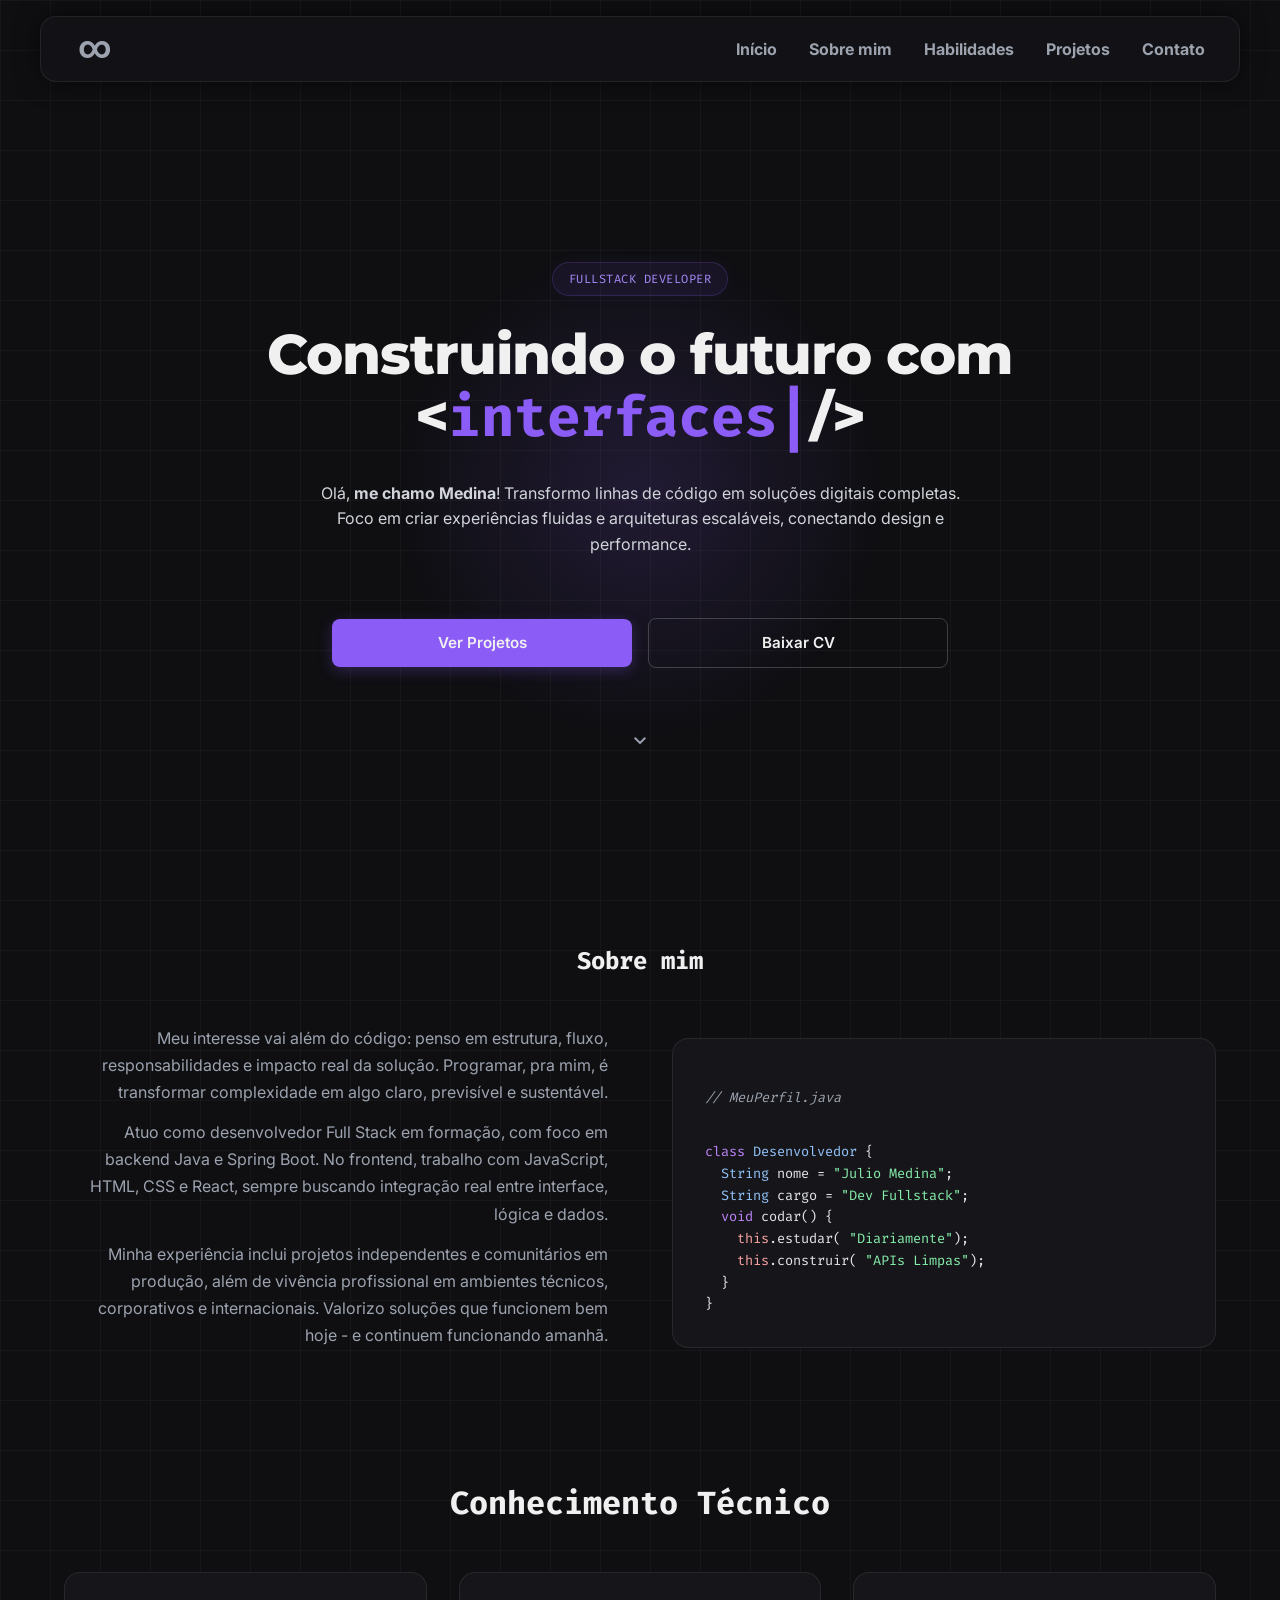
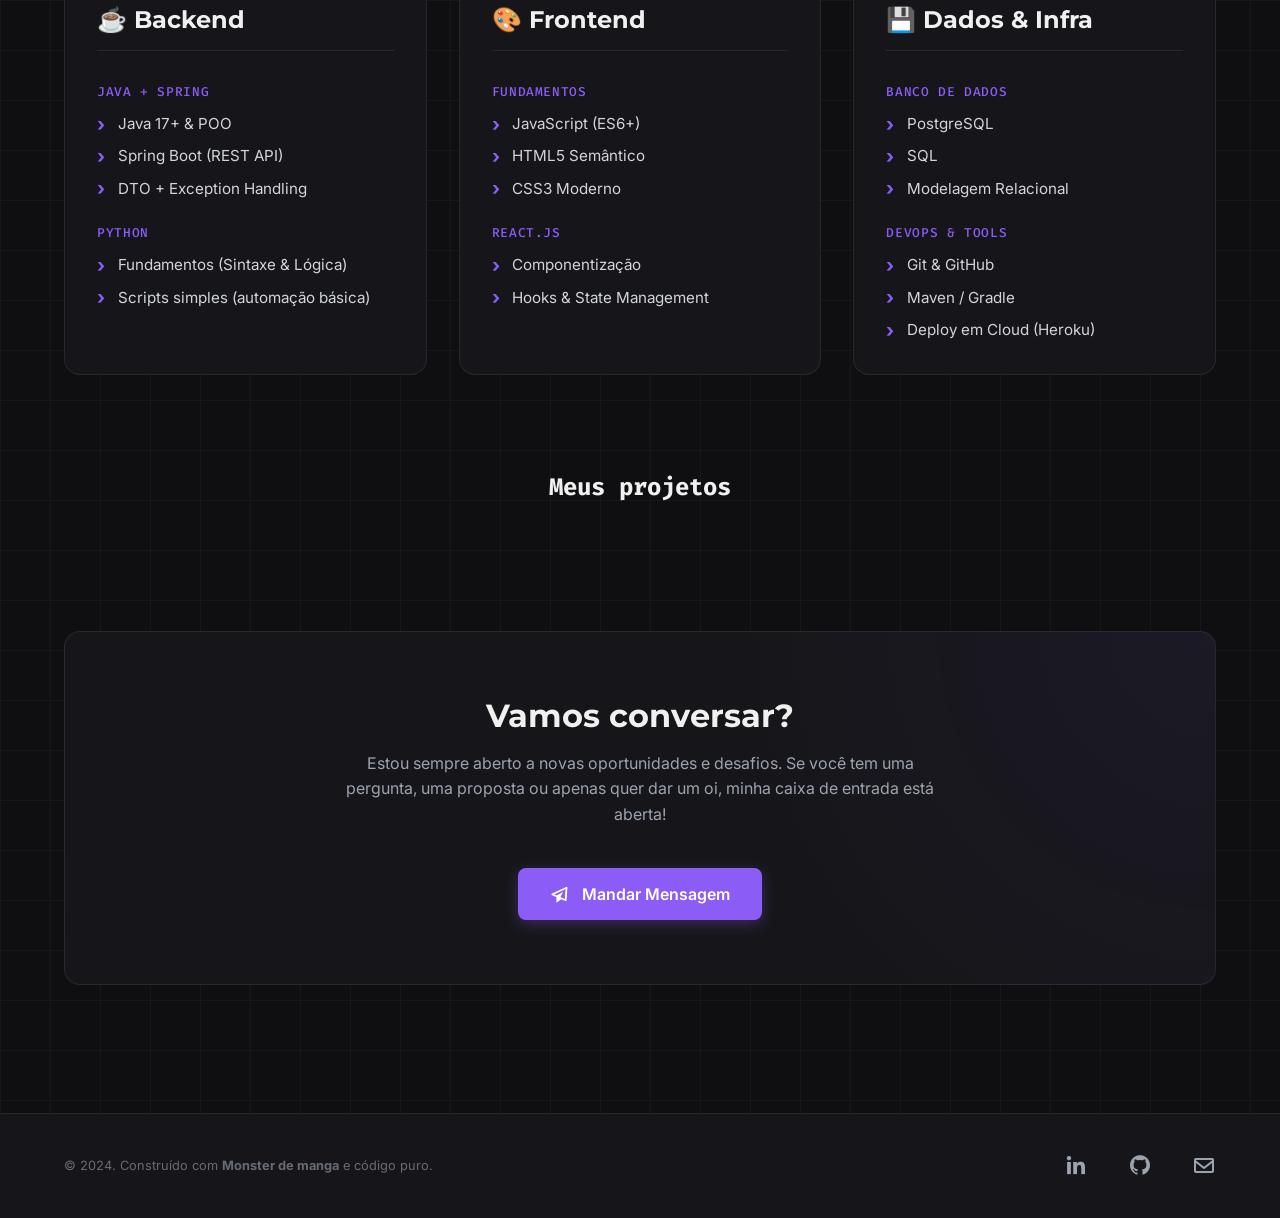
<file: index.html>
<!DOCTYPE html>
<html lang="pt-br">
<head>
    <meta charset="UTF-8">
    <meta name="viewport" content="width=device-width, initial-scale=1.0">
    <link rel="stylesheet" href="style.css">
    <link rel="stylesheet" href="https://fonts.googleapis.com/css2?family=Material+Symbols+Outlined:opsz,wght,FILL,GRAD@20..48,100..700,0..1,-50..200" />
    <link href='https://unpkg.com/boxicons@2.1.4/css/boxicons.min.css' rel='stylesheet'>
    <title>Medina - Portfolio</title>

    <!-- Favicons -->
    <link rel="apple-touch-icon" sizes="57x57" href="/apple-icon-57x57.png">
    <link rel="apple-touch-icon" sizes="60x60" href="/apple-icon-60x60.png">
    <link rel="apple-touch-icon" sizes="72x72" href="/apple-icon-72x72.png">
    <link rel="apple-touch-icon" sizes="76x76" href="/apple-icon-76x76.png">
    <link rel="apple-touch-icon" sizes="114x114" href="/apple-icon-114x114.png">
    <link rel="apple-touch-icon" sizes="120x120" href="/apple-icon-120x120.png">
    <link rel="apple-touch-icon" sizes="144x144" href="/apple-icon-144x144.png">
    <link rel="apple-touch-icon" sizes="152x152" href="/apple-icon-152x152.png">
    <link rel="apple-touch-icon" sizes="180x180" href="/apple-icon-180x180.png">
    <link rel="icon" type="image/png" sizes="192x192"  href="/android-icon-192x192.png">
    <link rel="icon" type="image/png" sizes="32x32" href="/favicon-32x32.png">
    <link rel="icon" type="image/png" sizes="96x96" href="/favicon-96x96.png">
    <link rel="icon" type="image/png" sizes="16x16" href="/favicon-16x16.png">
    <link rel="manifest" href="/manifest.json">
    <meta name="msapplication-TileColor" content="#ffffff">
    <meta name="msapplication-TileImage" content="/ms-icon-144x144.png">
    <meta name="theme-color" content="#ffffff">
</head>
<body>
    <!-- Header + menu -->

    <header class="header">
        <nav class="nav-menu">
            <div class="nav-bar">
                <!-- a barra do menu-->

                <a href="https://github.com/Developer-Medina" target="_/blank" class="nav-logo">&infin;</a>

                <button class="menu-button" onclick="openMenu()">
                    <span class="line line-top"></span>
                    <span class="line line-mid"></span>
                    <span class="line line-bot"></span>
                </button>

            </div>

            <div class="nav-panel">
                <!-- criando uma classe para o pading já existir, mas nao precisarmos animar ele pra lascar com o alinhamento-->
                <div class="nav-content-padding">
                    <!-- o menu suspenso em si -->
                    <ul class="nav-list">
                        <li class="menu-item"><a href="#hero-section">Início</a></li>
                        <li class="menu-item"><a href="#boutme">Sobre mim</a></li>
                        <li class="menu-item"><a href="#skill-section">Habilidades</a></li>
                        <li class="menu-item"><a href="#projects">Projetos</a></li>
                        <li class="menu-item"><a href="#contact">Contato</a></li>
                    </ul>
                </div>
            </div>

        </nav>
    </header>

    <!-- Hero section -->
    <!-- wrapper == container maior -- max-wdith de 1200px -->
     <section class="hero-wrapper" id="hero-section">
        <div class="glow-blob"></div>
            <div class="hero-container">
                
                <!-- mudei o texto da tag para UpperCase via CSS para dar mais peso -->
                <span class="main-tag">Fullstack Developer</span>
                
                <h1 class="hero-title">
                    <!-- quebrei o texto de forma mais semântica para mobile -->
                    Construindo o futuro com <br>
                    <span class="typing-wrapper">
                        &lt;<span id="auto-type"></span>/&gt;
                    </span>
                </h1>

                <!-- melhorei o copy para dar mais autoridade e volume visual na hero -->
                <p class="hero-description">
                    Olá, <strong>me chamo Medina</strong>! Transformo linhas de código em soluções digitais completas. Foco em criar experiências fluidas e arquiteturas escaláveis, conectando design e performance.
                </p>

                <div class="hero-btns">
                    <a href="#projects" class="btn btn-primary">Ver Projetos</a>
                    <a href="./Medina_CV.pdf" download="Medina_CV.pdf" class="btn btn-outline" id="cv-link">Baixar CV</a>
                </div>
                <!-- adicionei um container para a seta para controlar melhor o espaçamento em telas minusculas -->
                <div class="scroll-arrow-container">
                    <span class="scroll-arrow material-symbols-outlined">keyboard_arrow_down</span>
                </div>
            </div>
        </div>
     </section>

     <section class="about-me-wrapper" id="boutme">
        <div class="about-me-container">
            <h3 class="about-me-title">Sobre mim</h3>
            <div class="info-container">
                <div class="about-me-text-card">
                    <p class="my-info-text">
                    Meu interesse vai além do código: penso em estrutura, fluxo, responsabilidades e impacto real da solução. Programar, pra mim, é transformar complexidade em algo claro, previsível e sustentável.
                    </p>

                    <p class="my-info-text">
                    Atuo como desenvolvedor Full Stack em formação, com foco em backend Java e Spring Boot. No frontend, trabalho com JavaScript, HTML, CSS e React, sempre buscando integração real entre interface, lógica e dados.
                    </p>

                    <p class="my-info-text">
                    Minha experiência inclui projetos independentes e comunitários em produção, além de vivência profissional em ambientes técnicos, corporativos e internacionais. Valorizo soluções que funcionem bem hoje - e continuem funcionando amanhã.
                    </p>

                </div>
                <div class="code-profile-card">
                    <div class="code-line comment">// MeuPerfil.java</div>
                    <div class="code-line">
                        <span class="keyword">class</span>
                        <span class="type">Desenvolvedor</span>
                        <span>{</span>
                    </div>
                    <div class="code-line indent-1">
                        <span class="type">String</span> nome =
                        <span class="string">"Julio Medina"</span>;
                    </div>
                    <div class="code-line indent-1">
                        <span class="type">String</span> cargo =
                        <span class="string">"Dev Fullstack"</span>;
                    </div>
                    <div class="code-line indent-1">
                        <span class="keyword">void</span> codar()
                        <span>{</span>
                    </div>
                    <div class="code-line indent-2">
                        <span class="this">this</span>.estudar(
                        <span class="string">"Diariamente"</span>);
                    </div>
                    <div class="code-line indent-2">
                        <span class="this">this</span>.construir(
                        <span class="string">"APIs Limpas"</span>);
                    </div>
                    <div class="code-line indent-1">}</div>
                    <div class="code-line">}</div>
                </div>
            </div>
        </div>
     </section>

     <section class="skills-wrapper" id="skill-section">        
        <h2 class="skills-title">Conhecimento Técnico</h2>
        <div class="skills-grid">

            <!-- BACKEND -->
            <div class="tech-card">
                <div class="tech-header">
                    <span class="tech-title">☕ Backend</span>
                </div>
                
                <div class="tech-body">
                    <div>
                        <h4 class="tech-subtitle">Java + Spring</h4>
                        <ul class="tech-list">
                        <li class="tech-item">Java 17+ & POO</li>
                        <li class="tech-item">Spring Boot (REST API)</li>
                        <li class="tech-item">DTO + Exception Handling</li>
                        </ul>
                    </div>

                    <div>
                        <h4 class="tech-subtitle">Python</h4>
                        <ul class="tech-list">
                            <li class="tech-item">Fundamentos (Sintaxe & Lógica)</li>
                            <li class="tech-item">Scripts simples (automação básica)</li>
                        </ul>
                    </div>
                </div>
            </div>

            <!-- FRONTEND -->
            <div class="tech-card">
                <div class="tech-header">
                    <span class="tech-title">🎨 Frontend</span>
                </div>
                
                <div class="tech-body">
                    <div>
                        <h4 class="tech-subtitle">Fundamentos</h4>
                        <ul class="tech-list">
                            <li class="tech-item">JavaScript (ES6+)</li>
                            <li class="tech-item">HTML5 Semântico</li>
                            <li class="tech-item">CSS3 Moderno</li>
                        </ul>
                    </div>

                    <div>
                        <h4 class="tech-subtitle">React.js</h4>
                        <ul class="tech-list">
                            <li class="tech-item">Componentização</li>
                            <li class="tech-item">Hooks & State Management</li>
                        </ul>
                    </div>
                </div>
            </div>

            <!-- DADOS & INFRA -->
            <div class="tech-card">
                <div class="tech-header">
                    <span class="tech-title">💾 Dados & Infra</span>
                </div>
                
                <div class="tech-body">
                    <div>
                        <h4 class="tech-subtitle">Banco de Dados</h4>
                        <ul class="tech-list">
                            <li class="tech-item">PostgreSQL</li>
                            <li class="tech-item">SQL</li>
                            <li class="tech-item">Modelagem Relacional</li>
                        </ul>
                    </div>

                    <div>
                        <h4 class="tech-subtitle">DevOps & Tools</h4>
                        <ul class="tech-list">
                            <li class="tech-item">Git & GitHub</li>
                            <li class="tech-item">Maven / Gradle</li>
                            <li class="tech-item">Deploy em Cloud (Heroku)</li>
                        </ul>
                    </div>
                </div>
            </div>

        </div>
    </section>


    <section>
        <h3 class="project-section-title">Meus projetos</h3>
        <!-- cards de Projetos -->
        <!-- wrapper com skeletons -->
        <div class="skeleton-card-wrapper dom-visible">
            <div class="skeleton-card-container">
            </div>
        </div>
        <!-- wrapper principal -->
        <div class="project-card-wrapper dom-no-visible" id="projects">
            <div class="project-card-container">
                <!-- os cards serao injetados aqui pelo js -->
            </div>
        </div>
    </section>

    <section class="contact-wrapper" id="contact">
        <div class="contact-container">
            <h2 class="contact-title">Vamos conversar?</h2>
            <p class="contact-text">
                Estou sempre aberto a novas oportunidades e desafios. Se você tem uma pergunta, uma proposta ou apenas quer dar um oi, minha caixa de entrada está aberta!
            </p>
            <a href="mailto:developer.medina@outlook.com" class="contact-btn">
                <i class='bx bx-paper-plane'></i>
                Mandar Mensagem
            </a>
        </div>
    </section>


    <footer class="footer-wrapper">
        <div class="footer-container">
            
            <div class="footer-social-links">
                <!-- linkedIn -->
                <a href="https://www.linkedin.com/in/medina-dev/" target="_blank" class="footer-icon-link" aria-label="LinkedIn">
                    <i class='bx bxl-linkedin'></i>
                </a>
                
                <!-- GitHub -->
                <a href="https://github.com/Developer-Medina" target="_blank" class="footer-icon-link" aria-label="GitHub">
                    <i class='bx bxl-github'></i>
                </a>
                
                <!-- email -->
                <a href="mailto:developer.medina@outlook.com" class="footer-icon-link" aria-label="Email">
                    <i class='bx bx-envelope'></i>
                </a>
            </div>

            <!-- copyright-->
            <div class="footer-copy">
                <p>&copy; 2024. Construído com <strong>Monster de manga</strong> e código puro.</p>
            </div>
        </div>
    </footer>


    <script src="script.js"></script>
</body>
</html>
</file>
<file: style.css>
@import url('https://fonts.googleapis.com/css2?family=Fira+Code:wght@400;500&family=Inter:wght@300;400;500;600;700&family=Montserrat:wght@400;600;700;800&family=Roboto:ital,wght@0,100..900;1,100..900&display=swap');

/* Reset */
* {
    margin: 0;
    padding: 0;
    box-sizing: border-box;
}

/* ROOT */
:root {
    --bg-glass1: rgba(22, 22, 26, 0.5);
    --border-glass: rgba(255, 255, 255, 0.05);
    --bg-dark: #0f0f12;
    --bg-card: #16161a;
    --text-main: #f0f0f0;
    --text-fade: #9ca3af;
    --accent-glow: rgba(139, 92, 246, 0.15);
    --accent-solid: rgba(139, 92, 246, 1);
    --border-glass: rgba(255, 255, 255, 0.08);
    --gap-default: 1.5rem;
}

/* BODY */
body {
    background-color: var(--bg-dark);

    /* padrao de grid sutil no fundo */
    background-image: 
        linear-gradient(rgba(255, 255, 255, 0.03) 1px, transparent 1px),
        linear-gradient(90deg, rgba(255, 255, 255, 0.03) 1px, transparent 1px);
    background-size: 50px 50px;
    
    font-family: "Inter", sans-serif;
    color: var(--text-fade);
    min-height: 100vh;
    
    /* previne rolagem horizontal em celular */
    overflow-x: hidden;
    position: relative;
    scroll-behavior: smooth;
}

/* --- HEADER E NAV --- */ 

.header {
    width: calc(100% - 0.5rem * 2); /* poderia ser 1rem sem 0.5rem * 2, é a mesma coisa!*/
    max-width: 1200px;
    margin: 0 auto;

    background-color: var(--bg-glass1);
    border: 1px solid var(--border-glass);
    backdrop-filter: blur(8px);
    -webkit-backdrop-filter: blur(12px);
    box-shadow: 0px 0px 24px rgba(0, 0, 0, 0.562);

    border-radius: 1rem;
    position: sticky;
    top: 1rem; /* precisa ter pro sticky funcionar, tal qual precisa ser o elemento do topo, o container, o pai*/
    z-index: 1000;
}

header a {
    text-decoration: none;
}

.nav-menu {
    display: flex;
    flex-flow: column nowrap;
}

.nav-bar {
    padding: 0.8rem;
    width: calc(100% - 2vw); /*tá show assim!!!!!*/
    margin: auto;
    display: flex;
    justify-content: space-between;
    align-items: center;
    vertical-align: center;

}

.nav-panel { /* ele existe!!! mas não faz nada porque configuramos assim...*/
    background-color: rgba(0, 0, 0, 0.35);
    backdrop-filter: blur(8px);
    -webkit-backdrop-filter: blur(12px);
    border-radius: 0rem 0rem 1rem 1rem;
    display: flex;
    flex-flow: row nowrap;

    /* aqui sim nos dizemos: ele existe mas... nao mostra nada*/
    max-height: 0px;
    padding: 0rem;
    overflow: hidden;
    opacity: 0;
    pointer-events: none;
    transform-origin: top center;


    /*animando para quando aparecer*/
    transition:
        max-height 0.35s cubic-bezier(0.4, 0, 0.2, 1),
        opacity 0.2s cubic-bezier(0.4, 0, 0.2, 1) 0.1s; 
        /*height é meio bugado pra animar, então vamos usar um transform so pra deixar melhor*/
        /*removi o height ;p*/

}

.nav-content-padding { /*estamos dando o padding num wrapper, ao inves do elemento, pra não deixar a animacao ruim*/
    padding: 0.8rem;
    width: calc(100% - 2vw);
    margin: auto;
}

.nav-list {
    display: flex;
    flex-flow: column nowrap;
    gap: 1rem;
}

.nav-list > li a {
    color: var(--text-fade);
}

/*se header tiver a classe menu-open, então .nav-panel vai assumir essas propriedades...*/
.header.menu-open .nav-panel { /*Agora sim mudamos as propriedades pra ele existir!*/
    /* bordinha pequena e fofa*/
    border-top: 1px solid var(--border-glass);
    max-height: 250px;

    opacity: 1;
    pointer-events: auto; /*o mouse funciona normal também, incluindo links*/
}

/* botaozinho com meu nome e leva ao meu github*/
.nav-logo {
    /* roboto aqui pois é mandatório pro simbolo de infinito ser bonitinho */
    font-family: "Roboto", sans-serif;
    font-weight: 700;
    font-size: 2rem;
    color: var(--text-fade);
    cursor: pointer;
    transform: translateY(-2.5px);

    transition:
        color 0.25s ease,
        text-shadow 0.25s ease,
        filter 0.25s ease;
}

/* novo glow */
.nav-logo:hover {
    color: #ffffff;

    text-shadow:
        0 0 8px rgba(139, 92, 246, 0.35),
        0 0 16px rgba(139, 92, 246, 0.15);

    filter: drop-shadow(0 0 6px rgba(139, 92, 246, 0.4));
}

.menu-item {
    list-style-type: none;
}

.menu-item::before {
    content: '🔗 ';
}

.menu-button {
    display: flex;
    flex-direction: column;
    justify-content: space-between;

    /*tamanho e altura do container*/
    height: 1.3rem;
    width: 1.6rem;

    cursor: pointer;
    background-color: transparent;
    border: none;
}

.menu-button .line {
    display: block;
    width: 100%;
    height: 3px;
    background-color: var(--text-main);
    border-radius: 1rem;
    transform-origin: center center; /* essa é a âncora da transofmracao*/

        transition: 
        transform 0.3s ease,
        opacity 0.3s ease;
}

.header.menu-open .line-top {
    transform: translateY(8.9px) rotate(45deg) ; /*translate é altura do botão - altura da linha / 2, logo, 20,8 - 3 / 2 = 8,9 */
}

.header.menu-open .line-mid {
    opacity: 0;
}

.header.menu-open .line-bot {
    transform: translateY(-8.9px) rotate(-45deg);  /*ah, tem que ser nessa ordem também!!!!*/
}

/* --- icones do google font --- */

.material-symbols-outlined {
    font-family: 'Material Symbols Outlined';
    font-weight: normal;
    font-style: normal;
    font-size: 24px; /* Tamanho padrão */
    display: inline-block;
    line-height: 1;
    text-transform: none;
    letter-spacing: normal;
    word-wrap: normal;
    white-space: nowrap;
    direction: ltr;

    /* variações que escolhi - filled */
    font-variation-settings:
    'FILL' 1,
    'wght' 400,
    'GRAD' 0,
    'opsz' 24;
}

/* blob roxo de fundo */
.glow-blob {
    position: absolute;
    width: 60vw;
    height: 60vw;
    max-width: 500px;
    max-height: 500px;
    background: radial-gradient(circle, var(--accent-glow) 0%, transparent 70%);
    top: 50%;
    left: 50%;
    transform: translate(-50%, -50%);
    z-index: 0;
    pointer-events: none;
}

/* --- HERO SECTION --- */

.header,
.hero-wrapper {
    position: relative;
    z-index: 1;
}

.hero-wrapper {
    /* usar dvh ajuda no mobile com barras de navegador */
    min-height: 95dvh; 
    width: 100%; /* previnindo scroll lateral */
    position: relative;
    display: flex;
    align-items: center;
    justify-content: center;
    padding: 1.5rem;
    overflow: hidden;
    
    /* mais espaço embaixo para os botões não colarem */
    padding-top: 60px; 
    padding-bottom: 2rem;
}

.hero-container {
    display: flex;
    flex-flow: column nowrap;
    align-items: center;
    width: 100%;
    max-width: 900px;
    margin: 0 auto;
    gap: 1.8rem; 
    z-index: 2;
}

.main-tag {
    /* alinhar essa tag ao inicio do container*/
    
    font-family: 'Fira Code', monospace; 
    background-color: rgba(139, 92, 246, 0.08); 
    padding: 0.5rem 1rem; 
    border-radius: 99px; 
    width: auto; 

    text-align: center;
    border: 1px solid rgba(139, 92, 246, 0.2);
    color: #a78bfa; 
    letter-spacing: 0.5px;
    
    /* tamanho de fonte responsivo */
    font-size: 0.75rem; 
    margin-top: 0;     
    text-transform: uppercase; /* estilo de badge */
    box-shadow: 0 0 15px rgba(139, 92, 246, 0.05); /* glow sutil */
}

.hero-title {
    color: var(--text-main);    
    font-family: 'Montserrat', sans-serif;    
    font-size: clamp(1.8rem, 5vw, 3.5rem); /*propriedade: clamp(minimo, ideal, max), o navegador adapta. Melhor que calc()*/
    margin-bottom: 0.2rem;
    font-weight: 800; 
    line-height: 1.1;
    text-align: center;
    word-wrap: break-word; /* vi no stack overflow, garante que não quebre o layout (preciso entender melhor) */
    letter-spacing: -0.02em; /* parece ser mais moderno... */
}

.typing-wrapper {
    display: inline-block; /* melhor com quebra de linha (se nao vai quebrar e fica feio) */
    color: var(--text-main);
    max-width: 100%;
}

.hero-description {
    /* aumentei levemente a largura maxima para o texto fluir melhor em tablets */
    max-width: 650px;
    margin: 0 auto;
    
    font-family: 'Inter', sans-serif;
    font-size: 1rem; 
    
    /* cor um pouco mais clara pra leitura// acessibilidade */
    color: #d1d5db;
    opacity: 1; /* removi opacidade para melhorar legibilidade em telas com brilho baixo */
    
    line-height: 1.6; /* entrelinha maior para ELEGÂNCIA!!! */
    text-align: center;
    display: block;
}

#auto-type {
    color: var(--accent-solid);
    font-weight: 700;
    font-family: 'Fira Code', monospace; 
}

#auto-type::after {
    content: '|';
    animation: blink 1s infinite;
}

@keyframes blink {
    0%, 50%, 100% { opacity: 1; }
    25%, 75% { opacity: 0; }
}

.hero-btns {
    margin-top: 0.5rem; 
    
    /* remove a margem fixa gigante de baixo */
    margin-bottom: 0; 
    display: flex;
    flex-flow: column wrap; /* no celular, um em cima do outro é mais seguro */
    justify-content: center;
    align-items: center;
    gap: 1rem; 
    width: 100%; /* centralizando tudo */
}

.btn {
    font-family: 'Inter', sans-serif;
    font-size: 0.95rem; /* ajuste fino, só pra ter certeza */
    font-weight: 600; 
    background-color: transparent;
    box-shadow: none;
    border: none;
    border-radius: 0.5rem;
    text-decoration: none; 
    
    width: 100%; 
    max-width: 300px;
    height: auto;
    padding: 0.9rem 0; /* mais fácil de clicar no touch */
    cursor: pointer;
    display: inline-flex;
    align-items: center;
    justify-content: center;
}

.btn-primary {
    background-color: #8b5cf6;
    color: var(--text-main);
    box-shadow: 0 4px 14px rgba(139, 92, 246, 0.25);
    transition: transform 0.2s ease, box-shadow 0.2s ease;
}

.btn-primary:hover {
    transform: translateY(-2px);
    box-shadow: 0 6px 20px rgba(139, 92, 246, 0.45);
}

.btn-outline {
    margin-top: 0; 
    border: 1px solid rgba(255, 255, 255, 0.2); 
    color: var(--text-main);
    transition: all 0.2s ease;
}

.btn-outline:hover {
    background-color: rgba(139, 92, 246, 0.1);
    border-color: #8b5cf6;
    color: #8b5cf6;
}

/* container novo para a seta */
.scroll-arrow-container {
    margin-top: 2rem;
    display: flex;
    justify-content: center;
}

.scroll-arrow {
    /* removi margem fixa para usar a do container */
    margin-top: 0;
    color: var(--text-fade); /* começa sutil */
    font-size: 2rem;

    /* magica da animação !!!! */
    animation: float-arrow 2s infinite ease-in-out;

    /* garantindo que ela nao seja selecionavel */
    user-select: none;
    cursor: default;
}

/* animação da setinha -> cima, baixo, etc */
@keyframes float-arrow {
    0% {
        transform: translateY(0);
        opacity: 0.5;
    }
    50% {
        transform: translateY(10px); /* move 10px para baixo */
        opacity: 1; /* fica totalmente visível */
        color: var(--accent-solid); /* nrilha roxo no pico */
    }
    100% {
        transform: translateY(0);
        opacity: 0.5;
    }
}

/* --- SECTION - SOBRE MIM --- */

.about-me-wrapper {
    width: 100%;
    max-width: 1200px;
    margin: 0 auto;
    padding: 1.5rem;
    margin-bottom: 2rem;
}

.about-me-container {
    display: flex;
    gap: 2rem;
    flex-direction: column;
    flex-wrap: nowrap;
    align-items: center;
}

.about-me-title {
    font-family: 'Fira Code', monospace;
    font-size: 1.5rem;
    color: var(--text-main);
    margin-bottom: 1rem;
}

.info-container {
    width: 100%;
    max-width: 100%;
    overflow: hidden; 
    display: flex;
    flex-direction: column;
    align-items: center;
    gap: 2rem; 
}

/* garantindo que os filhos tambem respeitem a width do container*/
.about-me-text-card,
.code-profile-card {
    width: 100%;
    max-width: 100%;
}

.about-me-text-card {
    width: 90%;
}

.my-info-text {
    /* justificado as vezes cria buracos em mobile enqnt left é mais seguro pra leitura  */
    text-align: left; 
    margin-bottom: 0.8rem;
    line-height: 1.7; /* leitura melhor, preciso aderir mais */
}

.highlight {
    color: var(--text-main);
    font-weight: 600;
}

/* esse é o card de código da secao sobre mim */
.code-profile-card {
    background-color: var(--bg-card);
    border: 1px solid var(--border-glass);
    border-radius: 1rem;
    padding: 1.5rem;
    transition: transform 0.2s ease, box-shadow 0.2s ease;

    font-family: 'Fira Code', monospace;
    font-size: 0.85rem; /* m pouco menor para caber melhor no mobile */
    line-height: 1.6;

    max-width: 520px; /* limite máximo visual */
    width: 100%;
    
    overflow-x: auto; 
}

.code-profile-card::-webkit-scrollbar {
    height: 4px;
}
.code-profile-card::-webkit-scrollbar-thumb {
    background-color: var(--border-glass);
    border-radius: 4px;
}

.code-profile-card:hover {
    transform: translateY(-5px);
    box-shadow: 0 10px 20px rgba(0, 0, 0, 0.4);
    border-color: rgba(139, 92, 246, 0.3);
}

.code-line {
    display: block;
    white-space: nowrap; 
    color: #e5e7eb;
    min-height: 1.4em; /* mantem altura mesmo se linha vazia */
}

/* classes auxiliares pra ajudar a "identar" o cod do card */
.indent-1 { 
    padding-left: 1rem; 
}
.indent-2 { 
    padding-left: 2rem; 
}
.indent-3 {
    padding-left: 3rem; 
}

.comment {
    color: #9ca3af;
    font-style: italic;
    margin-bottom: 0.2rem;
}

.keyword { 
    color: #c084fc; 
} 

.type { 
    color: #93c5fd; 
}    

.string { 
    color: #86efac; 
}  

.this { 
    color: #fca5a5; 
}   

.method { 
    color: #fcd34d; 
}  

.number { 
    color: #f9a8d4; 
}  


/* --- CARDS DE PROJETOS E SKELETON --- */

/* Animacao de skeleton enquanto esperamos a API */
/* wrapper do skeleton (limita largura da página) */

.skeleton-card-wrapper {
    width: 100%;
    max-width: 1200px;
    margin: 0 auto;
}

/* container do skeleton (grid próprio que espelha o layout do card real) */
.skeleton-card-container {
    display: grid;
    grid-template-columns: 1fr; /* mobile first */
    gap: 2rem;
    padding: 2rem 1.5rem;
}

/* card skeleton (tamanho controlado, independe do card real) */
.skeleton-card {
    background-color: var(--bg-card);
    border: 1px solid var(--border-glass);
    border-radius: 1rem;
    padding: 1.5rem;

    display: flex;
    flex-direction: column;

    /*sem max height para o card não ser esmagado ou esticado demais*/
    height: 100%; 
    min-height: 450px; /* altura mínima pra seguranca do card segurança */
}

/* header do skeleton */
.skeleton-header {
    display: flex;
    justify-content: space-between;
    align-items: center;

    padding-bottom: 0.5rem;
    margin-bottom: 1rem;
    border-bottom: 1px solid var(--border-glass);
}

/* linhas animadas (base) */
.skeleton-line {
    background: linear-gradient(
        90deg,
        rgba(255,255,255,0.06) 25%,
        rgba(255,255,255,0.12) 37%,
        rgba(255,255,255,0.06) 63%
    );
    background-size: 400% 100%;
    animation: skeleton-loading 1.4s ease infinite;
    border-radius: 6px;
}

/* tamanhos específicos */

/* icone da pasta */
.skeleton-icon {
    width: 28px;
    height: 28px;
}

/* botao github */
.skeleton-button {
    width: 72px;
    height: 24px;
}

/* titulo do card */
.skeleton-title {
    width: 60%;
    height: 22px;
    margin-bottom: 0.5rem;
}

/* subtitulo do card */
.skeleton-subtitle {
    width: 80%;
    height: 14px;
    margin-bottom: 1rem;
}

/* descrição - tentei simular o mesmo tamanho do card real */
.skeleton-description {
    height: 160px;
    margin-bottom: 1rem;
    flex-grow: 1; /* ela precisa poder crescer*/
}

/* data */
.skeleton-meta {
    width: 40%;
    height: 12px;
    margin-bottom: 1rem;
}

/* footer */
.skeleton-footer {
    margin-top: auto;
    padding-top: 1rem;
    border-top: 1px solid var(--border-glass);
}

/* tag final */
.skeleton-badge {
    width: 90px;
    height: 20px;
}

/* animacao de loading do skeleton, tá muito fofinha ;p */
@keyframes skeleton-loading {
    0% {
        background-position: 100% 0;
    }
    100% {
        background-position: 0 0;
    }
}

/* CONHECIMENTO E STACKS!!!!!!!! */

.skills-wrapper {
    width: 90%;
    max-width: 1200px;
    margin: 0 auto;
    padding: 2rem 0;
    margin-bottom: 4rem;
}

.skills-title {
    font-family: 'Fira Code', monospace;
    font-size: 1.5rem;
    color: var(--text-main);
    margin-bottom: 2rem;
    text-align: center;
}

/* GRID PRINCIPAL - e lá vamos nós */
.skills-grid {
    display: grid;
    /* 1 coluna pra mobile first */
    grid-template-columns: 1fr; 
    gap: 2rem;
    align-items: start; /* alinha ao topo permitindo alturas q parecam mais naturais */
}

/* --- O CARD LIMPO --- */
.tech-card {
    background-color: var(--bg-card);
    border: 1px solid var(--border-glass);
    border-radius: 1rem;
    padding: 2rem;
    
    /* layout flex vertical */
    display: flex;
    flex-direction: column;
    gap: 1.5rem;
    
    /* altura 100% para ficarem iguais no grid se usar align-items: stretch */
    height: 100%;
    
    /* transicoes e cotnrole */
    transition: transform 0.3s ease, border-color 0.3s ease, box-shadow 0.3s ease;
    position: relative;
    overflow: hidden;
}

.tech-card:hover {
    transform: translateY(-5px);
    border-color: rgba(139, 92, 246, 0.5);
    box-shadow: 0 10px 30px rgba(0, 0, 0, 0.5);
}

.tech-card:hover::after {
    opacity: 1;
}

/* CABEÇALHO DO CARD */
.tech-header {
    padding-bottom: 1rem;
    border-bottom: 1px solid var(--border-glass);
    margin-bottom: 0.5rem;
}

.tech-title {
    font-family: 'Montserrat', sans-serif;
    font-size: 1.5rem;
    font-weight: 700;
    color: var(--text-main);
    display: flex;
    align-items: center;
    gap: 0.8rem;
}

/* CORPO DO CARD */
.tech-body {
    display: flex;
    flex-direction: column;
    gap: 1.5rem;
}

/* subtitulos de tecnologia - tipo java e blablabla */
.tech-subtitle {
    font-family: 'Fira Code', monospace;
    font-size: 0.8rem;
    text-transform: uppercase;
    color: var(--accent-solid); /* destaque sutil na cor roxa */
    margin-bottom: 0.8rem;
    letter-spacing: 0.05em;
    font-weight: 500;
}

.tech-list {
    list-style: none;
    display: flex;
    flex-direction: column;
    gap: 0.6rem;
}

.tech-item {
    font-family: 'Inter', sans-serif;
    font-size: 0.95rem;
    color: #d1d5db;
    display: flex;
    align-items: center;
    gap: 0.8rem;
    line-height: 1.5;
}

/* bullet point personalizado, so serve pra isso mesmo! */
.tech-item::before {
    content: '›';
    color: var(--accent-solid);
    font-weight: bold;
    font-size: 1.2rem;
    line-height: 1;
}



/* classe para controle de visibilidade */

.dom-visible {
    display: block;
}

.dom-no-visible {
    display: none;
}


/* cards de projetos reais pos fetch*/

.project-section-title {
    font-family: 'Fira Code', monospace;
    font-size: 1.5rem;
    color: var(--text-main);
    margin-bottom: 0;
    text-align: center;
}


.project-card-wrapper {
    width: 100%;
    max-width: 1200px;
    margin: 0 auto;
}

.project-card-container {
    display: grid;
    align-items: start;

    /* mobile first == 1 coluna */
    grid-template-columns: 1fr;

    gap: 2rem;
    padding: 2rem 1.5rem; /**/
}


/* CARDS REAIS */
/* estrutura do card */
.project-card {
    display: flex;
    flex-direction: column;
    background-color: var(--bg-card);
    border: 1px solid var(--border-glass);
    border-radius: 1rem;
    padding: 1.5rem;
    transition: transform 0.2s ease, box-shadow 0.2s ease;
    
    height: 100%; 
    min-height: 450px;
}

.project-card:hover {
    transform: translateY(-5px);
    box-shadow: 0 10px 20px rgba(0, 0, 0, 0.4);
    border-color: rgba(139, 92, 246, 0.3);
}

/* cabecalho do card */
.card-header {
    display: flex;
    justify-content: space-between;
    align-items: center;
    margin-bottom: 1rem;
    padding-bottom: 0.5rem;
    border-bottom: 1px solid var(--border-glass);
}

.folder-icon {
    color: var(--accent-solid);
    font-size: 1.75rem; /* ajustado para 28px +/- para equilibrar com o github (parece menor) */
    line-height: 1;
}

/* botao do github estilizado */
.github-button {
    display: flex;
    align-items: center;
    justify-content: center;
    gap: 0.5rem;
    
    background-color: rgba(255, 255, 255, 0.05);
    border: 1px solid var(--border-glass);
    border-radius: 8px;
    
    padding: 0.4rem 0.8rem;
    color: var(--text-main);
    text-decoration: none;
    font-size: 0.85rem;
    font-weight: 500;
    transition: all 0.2s ease;
}

.github-button:hover {
    background-color: var(--accent-glow);
    border-color: var(--accent-solid);
    color: #a78bfa;
    -webkit-box-shadow: 0 0px 20px rgba(143, 15, 218, 0.2);
    box-shadow: 0 0px 20px rgba(143, 15, 218, 0.2);
}

.github-button svg {
    fill: currentColor;
    /* garantindo tamanho consistente pelo css tambem */
    width: 20px;
    height: 20px;
}

/* corpo do card */
.card-title {
    color: var(--text-main);
    font-size: 1.25rem;
    margin-bottom: 0.25rem;
    font-weight: 600;
}

.card-subtitle {
    font-size: 0.85rem;
    color: var(--text-fade);
    margin-bottom: 1rem;
    font-style: italic;
}

/* container da descricao */
.card-description-box {
    margin-bottom: 1rem;
    flex-grow: 1; /* ocupa o espaco disponivel */
    min-height: 0; 
    position: relative;
}

.card-description {
    font-size: 0.9rem;
    line-height: 1.5;
    color: #d1d5db;
    
    /* solucao para ler tudo mantendo altura igual */
    height: 160px; /* altura fixa para a area de texto */
    overflow-y: auto; /* scroll se passar da altura minima permitida */
    padding-right: 0.3rem; /* espaco para a scrollbar nao colar no texto */
}

/* informacoes meta (data) */
.card-meta {
    font-size: 0.8rem;
    margin-bottom: 1rem;
    opacity: 0.7;
}

/* rodape do card */
.card-footer {
    margin-top: auto;
    padding-top: 1rem;
    border-top: 1px solid var(--border-glass);
    display: flex;
    align-items: center;
}

/* badge de categoria */
.card-type {
    font-size: 0.75rem;
    text-transform: uppercase;
    letter-spacing: 0.05em;
    padding: 0.25rem 0.75rem;
    border-radius: 99px;
    background-color: rgba(139, 92, 246, 0.1);
    color: #a78bfa;
    border: 1px solid rgba(139, 92, 246, 0.2);
    font-weight: 600;
}

/* classe utilitaria do JS*/
.hidden {
    display: none;
}

/* estilizando a scrollbar da descricao para ficar bonita (webkit) */
.card-description::-webkit-scrollbar {
    width: 4px;
}

.card-description::-webkit-scrollbar-track {
    background: rgba(255, 255, 255, 0.02);
}

.card-description::-webkit-scrollbar-thumb {
    background-color: rgba(139, 92, 246, 0.3);
    border-radius: 4px;
}

.card-description::-webkit-scrollbar-thumb:hover {
    background-color: rgba(139, 92, 246, 0.6);
}


/* --- MEDIA QUERIES --- */


/*  Media query específica para o iPhone SE (parametro d celular super pequeno)) */
@media (max-width: 380px) {
    .hero-title {
        font-size: 2rem; /* Força um titulo menor */
    }
    .about-me-wrapper {
        padding: 1rem; /* Ganha espaço nas laterais */
    }
    .code-profile-card {
        padding: 1rem; /* Menos padding interno no card */
        font-size: 0.75rem; /* Fonte menor pro código não estourar */
    }
    .indent-1 { padding-left: 0.8rem; }
    .indent-2 { padding-left: 1.6rem; }
    .indent-3 { padding-left: 2.4rem; }
    
    .hero-description {
        font-size: 0.9rem;
    }
}

/* SECAO DE CONTATO */

.contact-wrapper {
    width: 100%;
    max-width: 1200px;
    margin: 0 auto;
    padding: 4rem 1.5rem;
    margin-bottom: 2rem;
}

.contact-container {
    background-color: var(--bg-card);
    border: 1px solid var(--border-glass);
    border-radius: 1rem;
    padding: 3rem 2rem;
    text-align: center;
    position: relative;
    
    /* sutil glow roxo no fundo */
    background-image: radial-gradient(circle at top right, rgba(139, 92, 246, 0.05), transparent 40%);
    
    /* isso aq garante que o conteúdo fique acima do glow animado */
    overflow: hidden;
    isolation: isolate; 
    
    /* um jeito de transicionar a borda e a box shadow dentroransição suave para a borda */
    transition: border-color 0.5s ease, box-shadow 0.5s ease;
}

/* esse é o glow animado */
.contact-container::before {
    content: '';
    position: absolute;
    top: 0; 
    left: 0; 
    width: 100%; 
    height: 100%;
    
    background: radial-gradient(circle at top right, rgba(139, 92, 246, 0.20), transparent 60%);
    
    opacity: 0; /* começa invisivel */
    transition: opacity 0.5s ease; /* mas animamos a opaciodade pra parecer mais sutil */
    z-index: 1; /* fica acima do background mas abaixo do texto  */
    pointer-events: none;
}

/* texto e botão  ACIMA do glow */
.contact-container > * {
    position: relative;
    z-index: 2;
}

/* estados de Hover */
.contact-container:hover {
    border-color: rgba(139, 92, 246, 0.4); /* efeito na borda */
    box-shadow: 0 0 25px rgba(139, 92, 246, 0.1); /* brilho externo sutil */
}

.contact-container:hover::before {
    opacity: 1; /* revela o gradiente forte suavemente */
}

.contact-title {
    font-family: 'Montserrat', sans-serif;
    font-size: 2rem;
    color: var(--text-main);
    margin-bottom: 1rem;
    font-weight: 700;
}

.contact-text {
    color: var(--text-fade);
    max-width: 600px;
    margin: 0 auto 2.5rem auto;
    line-height: 1.6;
}

.contact-btn {
    display: inline-flex;
    align-items: center;
    gap: 0.8rem;
    background-color: var(--accent-solid);
    color: #fff;
    padding: 1rem 2rem;
    border-radius: 0.5rem;
    text-decoration: none;
    font-weight: 600;
    transition: transform 0.2s ease, box-shadow 0.2s ease;
    box-shadow: 0 4px 14px rgba(139, 92, 246, 0.3);
}

.contact-btn:hover {
    transform: translateY(-3px);
    box-shadow: 0 6px 20px rgba(139, 92, 246, 0.5);
}

.contact-btn i {
    font-size: 1.25rem;
}



/* FOOTER */

.footer-wrapper {
    width: 100%;
    background-color: var(--bg-card);
    border-top: 1px solid var(--border-glass);
    padding: 2.5rem 0;
    margin-top: 4rem;
}

.footer-container {
    width: 100%;
    max-width: 1200px;
    margin: 0 auto;
    padding: 0 1.5rem;
    display: flex;
    flex-direction: column;
    align-items: center;
    gap: 1.5rem;
    justify-content: center;
}

/* etilinho a mais para os links com icones */
.footer-social-links {
    display: flex;
    gap: 2.5rem;
    align-items: center;
}

.footer-icon-link {
    color: var(--text-fade);
    transition: all 0.2s ease;
    display: flex;
    align-items: center;
    justify-content: center;
    text-decoration: none; /* garante que não tenha sublinhado lá tb */
}

.footer-icon-link i {
    font-size: 1.5rem; /* +/- 24px */
}

.footer-icon-link:hover {
    color: var(--accent-solid);
    transform: translateY(-3px);
    filter: drop-shadow(0 0 8px rgba(139, 92, 246, 0.4));
}

.footer-copy {
    text-align: center;
    font-size: 0.8rem;
    color: rgba(156, 163, 175, 0.6); 
}


/* Tablets */

@media (min-width: 600px) {

    .about-me-wrapper {
        margin-bottom: 4rem;
    }

    .code-profile-card {
        max-width: 100%; /* agora ocupa o espaço da coluna do grid/flex */
        padding: 2rem;   /* mais ar interno */
    }

    .about-me-text-card {
        width: 100%;
        max-width: 100%; /* texto um pouco mais contido */
        text-align: right;
    }

    .my-info-text {
        text-align: right; /* muito mais estiloso no tablet!*/
    }

    .comment {
        margin-top: 1rem; /* fica mais gostoso de enxergar*/
        margin-bottom: 2rem;
    }

    .code-profile-card {
        margin-top: 0;
    }

    .info-container {
        /* o Grid garante alturas iguais automaticamente para os filhos diretos */
        display: grid;
        grid-template-columns: 1fr 1fr; /* duas colunas iguais */
        gap: 2rem;
    }
    
    /* se a tela for tablet pequeno, talvez grid fique apertado, mas com 600px já dá!! */
    
    .project-card-container {
        grid-template-columns: repeat(2, 1fr);
    }

    .skeleton-card-container {
        grid-template-columns: repeat(2, 1fr);
    }

    .contact-container {
        padding: 4rem;
    }

    .footer-container {
        flex-direction: row-reverse; /* icones na direita e texto na esquerda */
        justify-content: space-between;
    }
}



/* Desktops */

@media (min-width: 1025px) {

    /* header */
    /* a ordem é: header é o maior container, depois tem nav-menu, dentro tem nav-bar e nav-panel, nav-panel tem a lista (nav-list), e dentro tem menu-item  */

    .nav-menu {
        flex-direction: row;
        align-items: center;
        padding: 0 1.5rem; 
    }

    .nav-bar {
        width: auto;
        margin: 0;

    }

    .nav-panel {
        border: none;
        display: flex;
        align-items: center;
        margin-left: auto;
        overflow: visible;  /*precisa!*/
        max-height: none;
        opacity: 1;
        pointer-events: auto;
        backdrop-filter: none;  /*precisamos remover o blur, senao, temos uma especie de bug com o background color dos filhos (<a>)*/
        -webkit-backdrop-filter: none;
        background-color: transparent;
        box-shadow: none;
    }

    .nav-content-padding {
        padding: 0rem;
        margin: 0rem;
    }

    .nav-list {
        width: auto;
        flex-flow: row nowrap;
        gap: 2rem;
        margin-right: 0.6rem;
    }

    .nav-list a {
        white-space: nowrap;
    }

    .nav-list a:hover {
        color: var(--accent-solid);
    }

    .menu-button {
        display: none !important;
    }

    .menu-item {
        font-weight: 700;
    }
    .menu-item::before {
        content: '';
    }

    .header.menu-open .nav-panel {
        /*na viewport para celular, criamos uma borda*/
        /*se o menu é expandido e a viewport aumenta, a borda continua no topo*/
        /* aqui nos asseguramos que, mesmo que header possua menu-open, o nav-panel não vai ter borda*/
        border-top: none;
        box-shadow: none; 
    }

    /* hero section */
    .main-tag {
        /* margin-top zero aqui tb, controlado pelo layout flex pai */
        margin-top: 0;
    }

    .hero-btns {
        /* aumentei a margem superior em desktop para separar melhor do texto */
        margin-top: 2rem;

        display: flex;
        flex-flow: row nowrap; /* Mobile: um em cima do outro é mais seguro */
        justify-content: center;
        align-items: center;
        gap: 1rem; 
        width: 100%; /* Garante centralização */
    }


    /* about me*/

    .about-me-wrapper {
        margin-bottom: 4rem;
    }

    .code-profile-card {
        margin-top: 0;
    }
    
    /* mantendo o Grid do tablet mas com espaçamento maior */
    .info-container {
        gap: 4rem;
    }


    /* skills */
        .skills-grid {
            /*  3 colunas iguais */
            grid-template-columns: repeat(3, 1fr); 
            gap: 2rem;
            align-items: stretch; /*  para terem a mesma altura */
        }

        .skills-title {
            text-align: center;
            font-size: 2rem;
            margin-bottom: 3rem;
        }


    .project-card-container {
        grid-template-columns: repeat(3, 1fr);
    }

    .skeleton-card-container {
        grid-template-columns: repeat(3, 1fr);
    }
}
</file>
